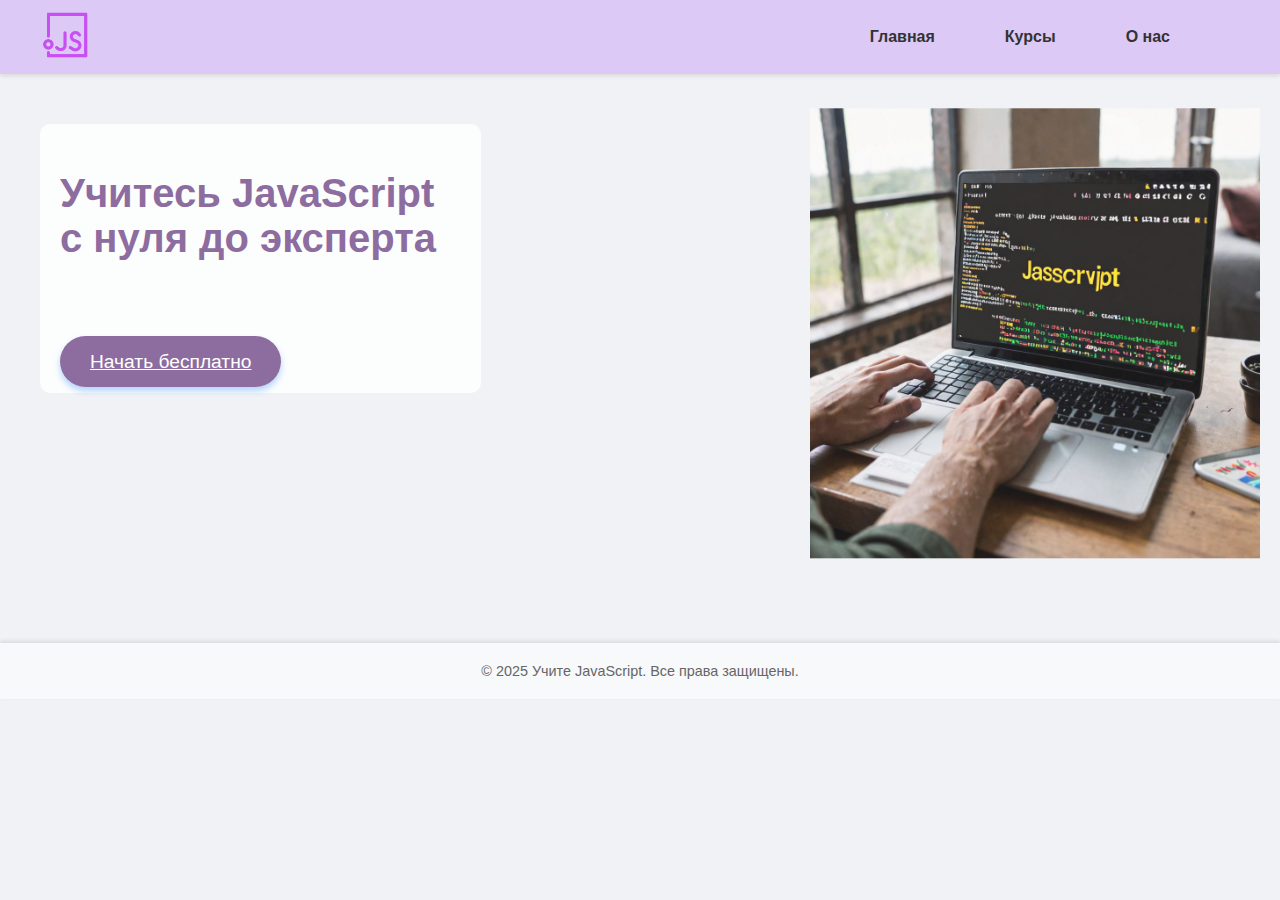
<file: index.html>
<!DOCTYPE html>
<html lang="ru">
<head>
    <meta charset="UTF-8">
    <meta name="viewport" content="width=device-width, initial-scale=1.0">
    <title>Учите JavaScript</title>
    <link rel="stylesheet" href="styles.css">
</head>
<body>
    <header>
        <div class="header-content">
            <div class="logo">
                <img src="logo.png" alt="Логотип">
            </div>
            <nav>
                <ul>
                    <li><a href="index.html">Главная</a></li>
                    <li><a href="1win.html">Курсы</a></li>
                    <li><a href="4win.html">О нас</a></li>
                </ul>
            </nav>
        </div>
    </header>

    <main>
        <div class="main-content">
            <div class="text-content">
                <h1>Учитесь JavaScript с нуля до эксперта</h1>
                <a href="1win.html" class="start-button">Начать бесплатно</a>
            </div>
            <div class="image-content">
                <img src="javascript.jpg" alt="JavaScript">
            </div>
        </div>
    </main>
    <footer>
        <div class="footer-content">
            <p>© 2025 Учите JavaScript. Все права защищены.</p>
        </div>
    </footer>
</body>
</html>
</file>
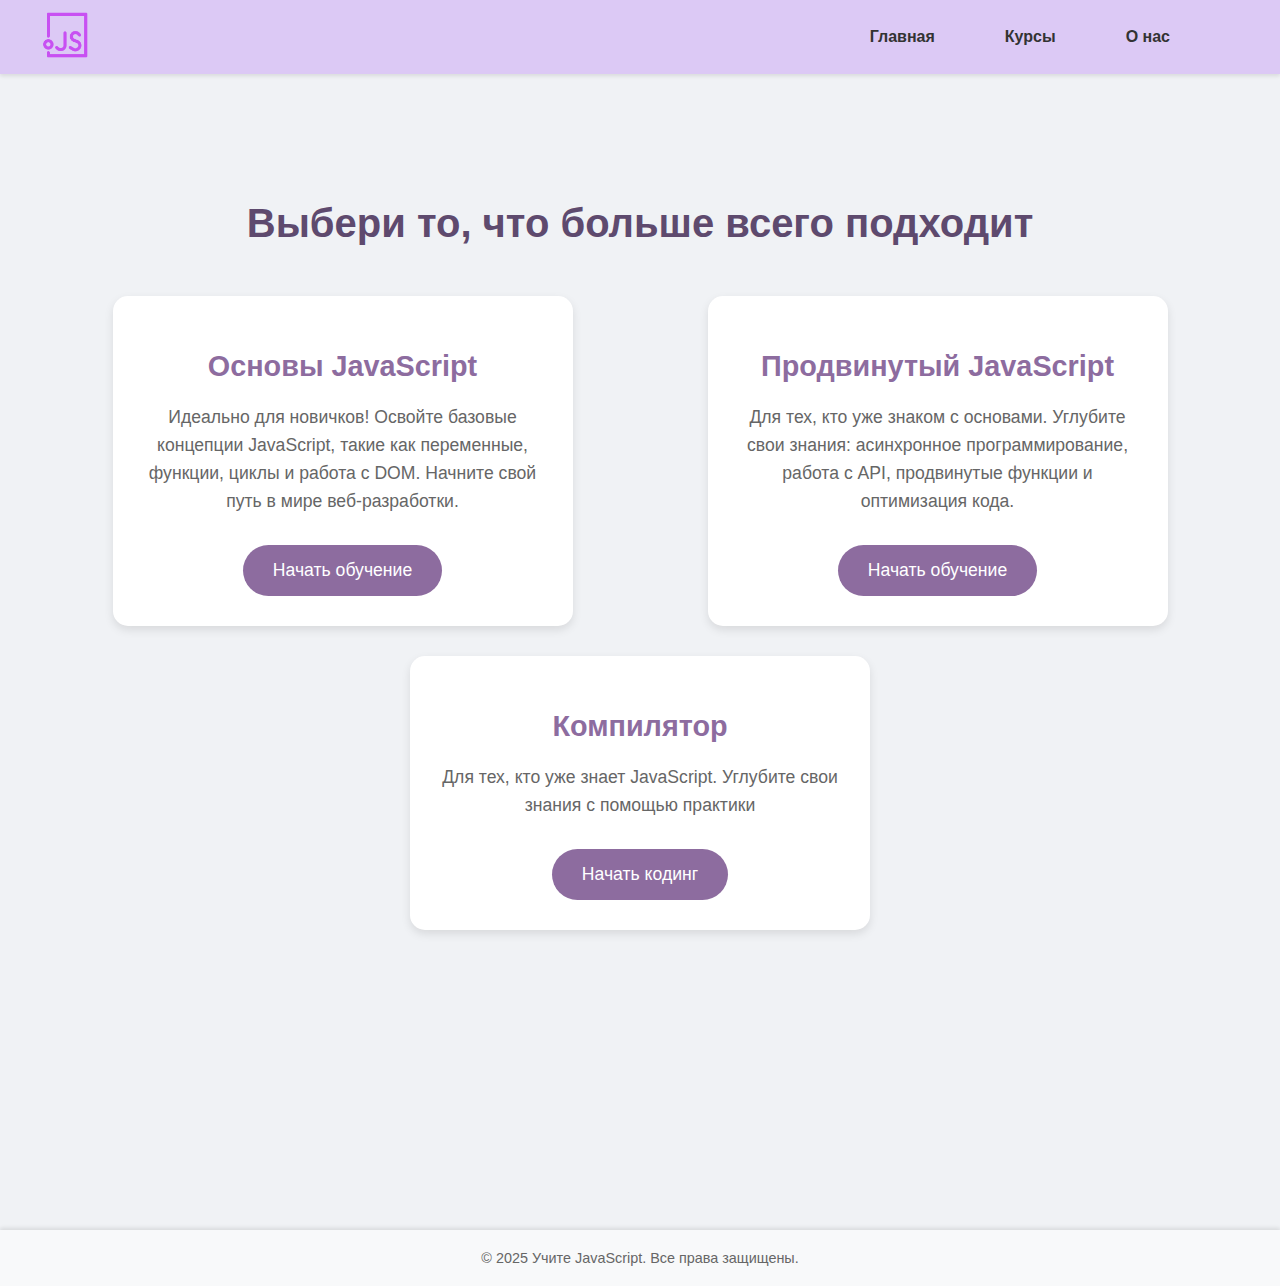
<file: 1win.html>
<!DOCTYPE html>
<html lang="ru">
<head>
    <meta charset="UTF-8">
    <meta name="viewport" content="width=device-width, initial-scale=1.0">
    <title>Курсы по JavaScript</title>
    <link rel="stylesheet" href="styles.css">
</head>
<body>
    <header>
        <div class="header-content">
            <div class="logo">
                <img src="logo.png" alt="Логотип">
            </div>
            <nav>
                <ul>
                    <li><a href="index.html">Главная</a></li>
                    <li><a href="1win.html">Курсы</a></li>
                    <li><a href="4win.html">О нас</a></li>
                </ul>
            </nav>
        </div>
    </header>

    <main>
        <div class="courses-content">
            <h1>Выбери то, что больше всего подходит</h1>
            <div class="course-cards">
                <div class="course-card">
                    <h2>Основы JavaScript</h2>
                    <p>Идеально для новичков! Освойте базовые концепции JavaScript, такие как переменные, функции, циклы и работа с DOM. Начните свой путь в мире веб-разработки.</p>
                    <a href="3win.html" class="course-button">Начать обучение</a>
                </div>

                <div class="course-card">
                    <h2>Продвинутый JavaScript</h2>
                    <p>Для тех, кто уже знаком с основами. Углубите свои знания: асинхронное программирование, работа с API, продвинутые функции и оптимизация кода.</p>
                    <a href="5win.html" class="course-button">Начать обучение</a>
                </div>
                <div class="course-card">
                    <h2>Компилятор</h2>
                    <p>Для тех, кто уже знает JavaScript. Углубите свои знания с помощью практики</p>
                    <a href="6win.html" class="course-button">Начать кодинг</a>
                </div>
            </div>
        </div>
    </main>

    <footer>
        <div class="footer-content">
            <p>© 2025 Учите JavaScript. Все права защищены.</p>
        </div>
    </footer>
</body>
</html>
</file>
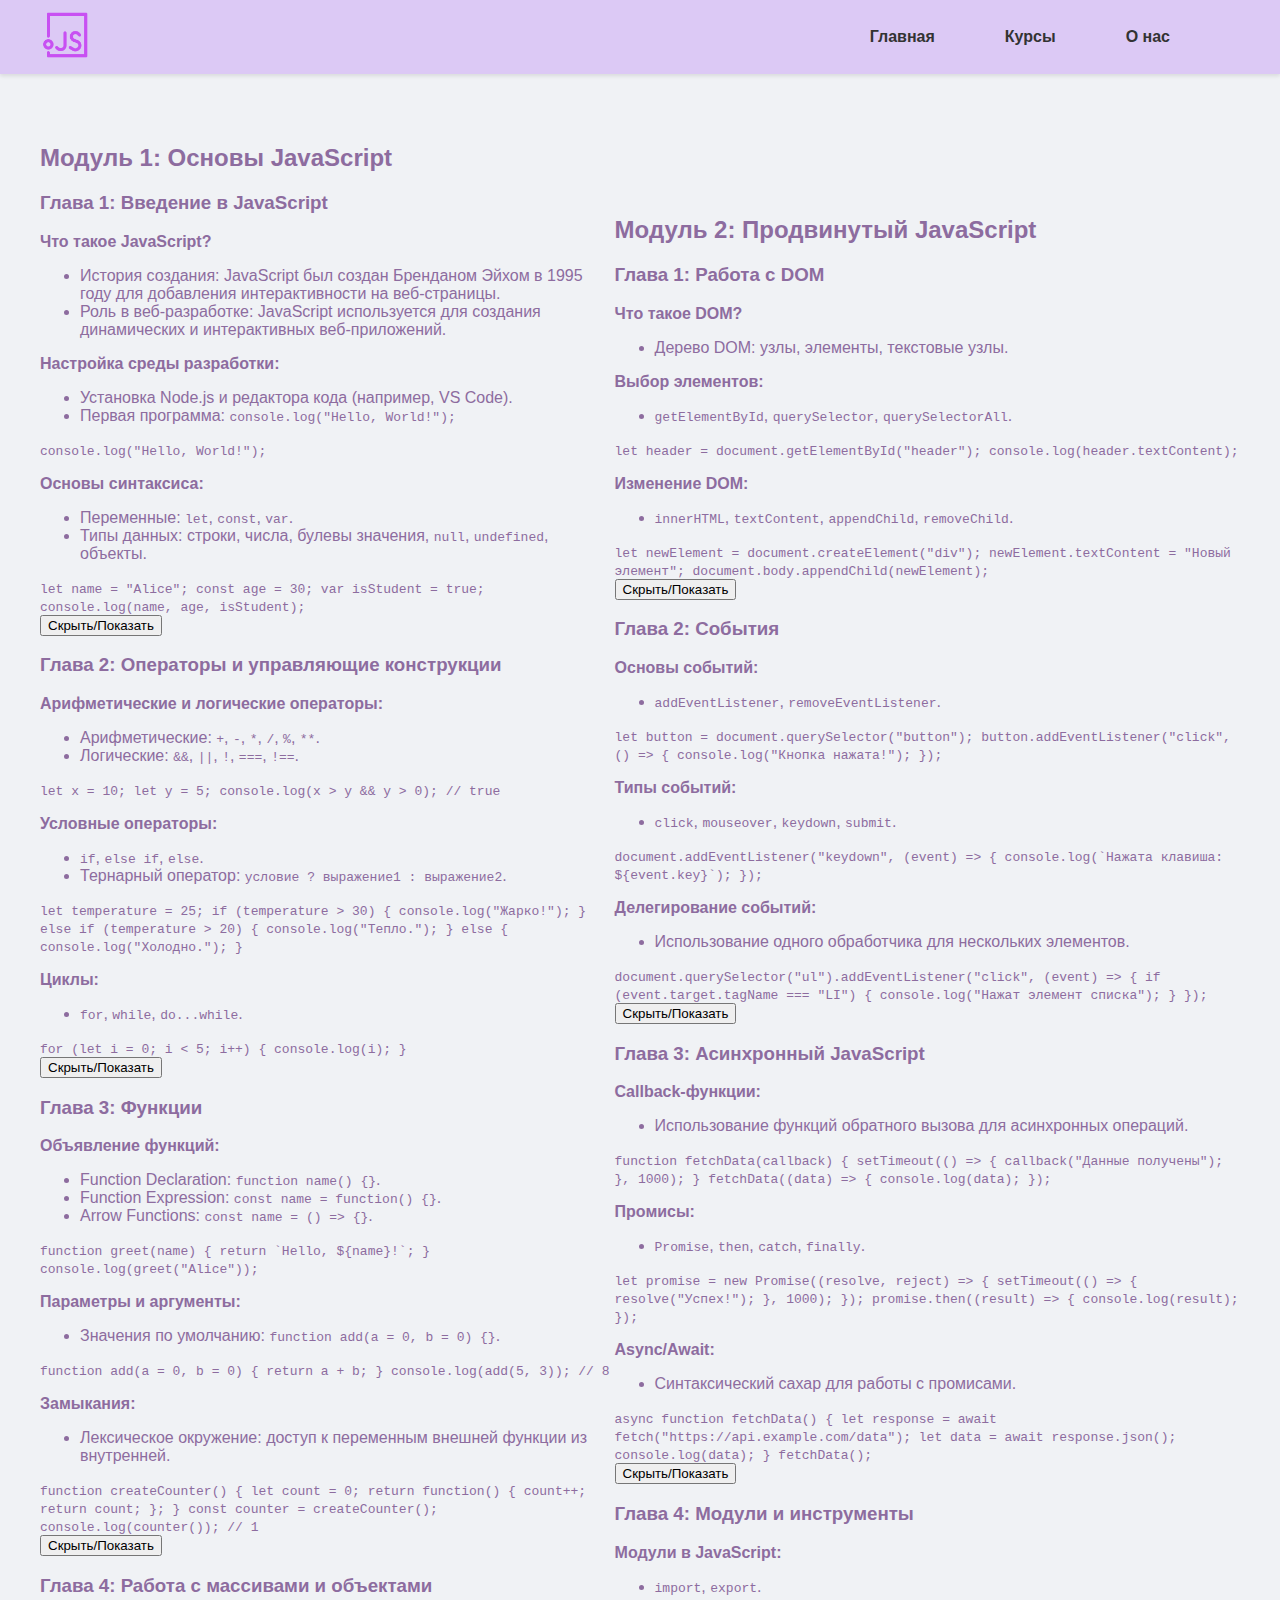
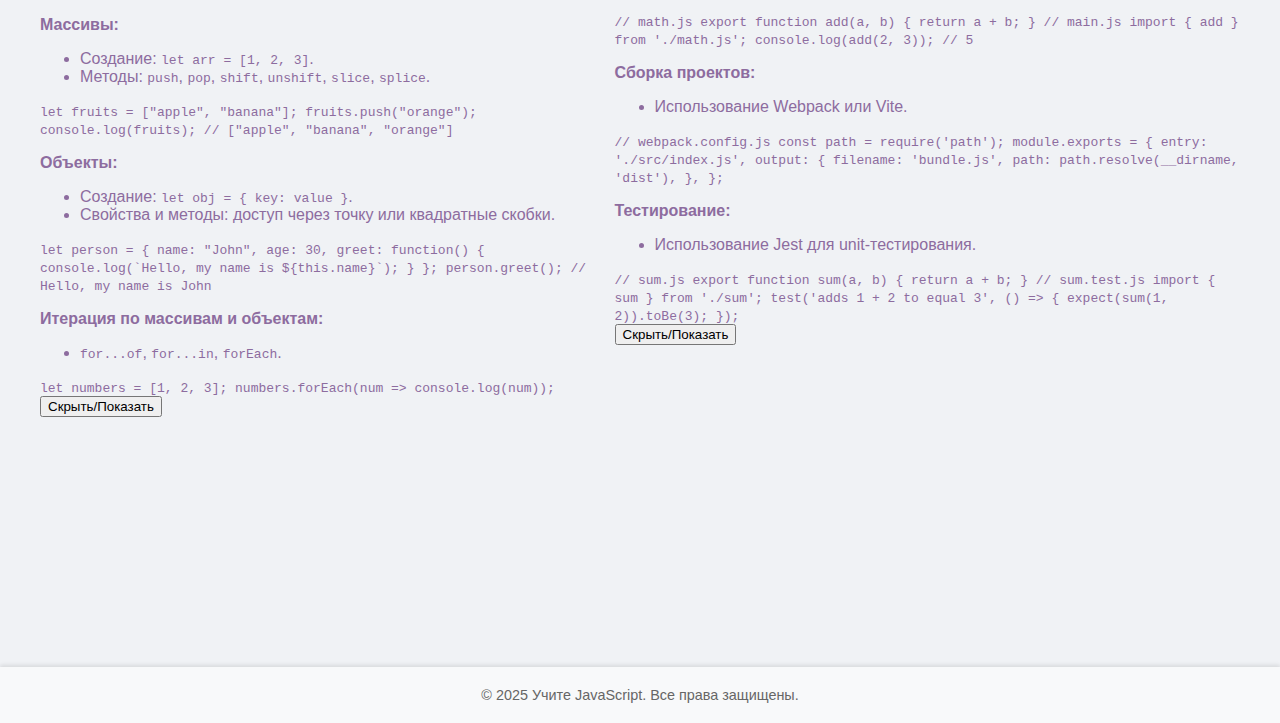
<file: 3win.html>
<!DOCTYPE html>
<html lang="ru">
<head>
    <meta charset="UTF-8">
    <meta name="viewport" content="width=device-width, initial-scale=1.0">
    <title>Курсы по JavaScript</title>
    <link rel="stylesheet" href="styles.css">
</head>
<body>
    <header>
        <div class="header-content">
            <div class="logo">
                <img src="logo.png" alt="Логотип">
            </div>
            <nav>
                <ul>
                    <li><a href="index.html">Главная</a></li>
                    <li><a href="1win.html">Курсы</a></li>
                    <li><a href="4win.html">О нас</a></li>
                </ul>
            </nav>
        </div>
    </header>

    <main>
        <div class="module">
            <h2>Модуль 1: Основы JavaScript</h2>
            <div class="chapter">
                <h3>Глава 1: Введение в JavaScript</h3>
                <p><strong>Что такое JavaScript?</strong></p>
                <ul>
                    <li>История создания: JavaScript был создан Бренданом Эйхом в 1995 году для добавления интерактивности на веб-страницы.</li>
                    <li>Роль в веб-разработке: JavaScript используется для создания динамических и интерактивных веб-приложений.</li>
                </ul>
                <p><strong>Настройка среды разработки:</strong></p>
                <ul>
                    <li>Установка Node.js и редактора кода (например, VS Code).</li>
                    <li>Первая программа: <code>console.log("Hello, World!");</code></li>
                </ul>
                <div class="code-block">
                    <code>console.log("Hello, World!");</code>
                </div>
                <p><strong>Основы синтаксиса:</strong></p>
                <ul>
                    <li>Переменные: <code>let</code>, <code>const</code>, <code>var</code>.</li>
                    <li>Типы данных: строки, числа, булевы значения, <code>null</code>, <code>undefined</code>, объекты.</li>
                </ul>
                <div class="code-block">
                    <code>
                        let name = "Alice";
                        const age = 30;
                        var isStudent = true;
                        console.log(name, age, isStudent);
                    </code>
                </div>
            </div>
            <div class="chapter">
                <h3>Глава 2: Операторы и управляющие конструкции</h3>
                <p><strong>Арифметические и логические операторы:</strong></p>
                <ul>
                    <li>Арифметические: <code>+</code>, <code>-</code>, <code>*</code>, <code>/</code>, <code>%</code>, <code>**</code>.</li>
                    <li>Логические: <code>&&</code>, <code>||</code>, <code>!</code>, <code>===</code>, <code>!==</code>.</li>
                </ul>
                <div class="code-block">
                    <code>
                        let x = 10;
                        let y = 5;
                        console.log(x > y && y > 0); // true
                    </code>
                </div>
                <p><strong>Условные операторы:</strong></p>
                <ul>
                    <li><code>if</code>, <code>else if</code>, <code>else</code>.</li>
                    <li>Тернарный оператор: <code>условие ? выражение1 : выражение2</code>.</li>
                </ul>
                <div class="code-block">
                    <code>
                        let temperature = 25;
                        if (temperature > 30) {
                        console.log("Жарко!");
                        } else if (temperature > 20) {
                        console.log("Тепло.");
                        } else {
                        console.log("Холодно.");
                        }
                    </code>
                </div>
                <p><strong>Циклы:</strong></p>
                <ul>
                    <li><code>for</code>, <code>while</code>, <code>do...while</code>.</li>
                </ul>
                <div class="code-block">
                    <code>
                        for (let i = 0; i < 5; i++) {
                        console.log(i);
                        }
                    </code>
                </div>
            </div>

            <!-- Глава 3: Функции -->
            <div class="chapter">
                <h3>Глава 3: Функции</h3>
                <p><strong>Объявление функций:</strong></p>
                <ul>
                    <li>Function Declaration: <code>function name() {}</code>.</li>
                    <li>Function Expression: <code>const name = function() {}</code>.</li>
                    <li>Arrow Functions: <code>const name = () => {}</code>.</li>
                </ul>
                <div class="code-block">
                    <code>
                        function greet(name) {
                        return `Hello, ${name}!`;
                        }
                        console.log(greet("Alice"));
                    </code>
                </div>
                <p><strong>Параметры и аргументы:</strong></p>
                <ul>
                    <li>Значения по умолчанию: <code>function add(a = 0, b = 0) {}</code>.</li>
                </ul>
                <div class="code-block">
                    <code>
                        function add(a = 0, b = 0) {
                        return a + b;
                        }
                        console.log(add(5, 3)); // 8
                    </code>
                </div>
                <p><strong>Замыкания:</strong></p>
                <ul>
                    <li>Лексическое окружение: доступ к переменным внешней функции из внутренней.</li>
                </ul>
                <div class="code-block">
                    <code>
                        function createCounter() {
                        let count = 0;
                        return function() {
                        count++;
                        return count;
                        };
                        }
                        const counter = createCounter();
                        console.log(counter()); // 1
                    </code>
                </div>
            </div>
            <div class="chapter">
                <h3>Глава 4: Работа с массивами и объектами</h3>
                <p><strong>Массивы:</strong></p>
                <ul>
                    <li>Создание: <code>let arr = [1, 2, 3]</code>.</li>
                    <li>Методы: <code>push</code>, <code>pop</code>, <code>shift</code>, <code>unshift</code>, <code>slice</code>, <code>splice</code>.</li>
                </ul>
                <div class="code-block">
                    <code>
                        let fruits = ["apple", "banana"];
                        fruits.push("orange");
                        console.log(fruits); // ["apple", "banana", "orange"]
                    </code>
                </div>
                <p><strong>Объекты:</strong></p>
                <ul>
                    <li>Создание: <code>let obj = { key: value }</code>.</li>
                    <li>Свойства и методы: доступ через точку или квадратные скобки.</li>
                </ul>
                <div class="code-block">
                    <code>
                        let person = {
                        name: "John",
                        age: 30,
                        greet: function() {
                        console.log(`Hello, my name is ${this.name}`);
                        }
                        };
                        person.greet(); // Hello, my name is John
                    </code>
                </div>
                <p><strong>Итерация по массивам и объектам:</strong></p>
                <ul>
                    <li><code>for...of</code>, <code>for...in</code>, <code>forEach</code>.</li>
                </ul>
                <div class="code-block">
                    <code>
                        let numbers = [1, 2, 3];
                        numbers.forEach(num => console.log(num));
                    </code>
                </div>
            </div>
        </div>
        <div class="module">
            <h2>Модуль 2: Продвинутый JavaScript</h2>
            <div class="chapter">
                <h3>Глава 1: Работа с DOM</h3>
                <p><strong>Что такое DOM?</strong></p>
                <ul>
                    <li>Дерево DOM: узлы, элементы, текстовые узлы.</li>
                </ul>
                <p><strong>Выбор элементов:</strong></p>
                <ul>
                    <li><code>getElementById</code>, <code>querySelector</code>, <code>querySelectorAll</code>.</li>
                </ul>
                <div class="code-block">
                    <code>
                        let header = document.getElementById("header");
                        console.log(header.textContent);
                    </code>
                </div>
                <p><strong>Изменение DOM:</strong></p>
                <ul>
                    <li><code>innerHTML</code>, <code>textContent</code>, <code>appendChild</code>, <code>removeChild</code>.</li>
                </ul>
                <div class="code-block">
                    <code>
                        let newElement = document.createElement("div");
                        newElement.textContent = "Новый элемент";
                        document.body.appendChild(newElement);
                    </code>
                </div>
            </div>
            <div class="chapter">
                <h3>Глава 2: События</h3>
                <p><strong>Основы событий:</strong></p>
                <ul>
                    <li><code>addEventListener</code>, <code>removeEventListener</code>.</li>
                </ul>
                <div class="code-block">
                    <code>
                        let button = document.querySelector("button");
                        button.addEventListener("click", () => {
                        console.log("Кнопка нажата!");
                        });
                    </code>
                </div>
                <p><strong>Типы событий:</strong></p>
                <ul>
                    <li><code>click</code>, <code>mouseover</code>, <code>keydown</code>, <code>submit</code>.</li>
                </ul>
                <div class="code-block">
                    <code>
                        document.addEventListener("keydown", (event) => {
                        console.log(`Нажата клавиша: ${event.key}`);
                        });
                    </code>
                </div>
                <p><strong>Делегирование событий:</strong></p>
                <ul>
                    <li>Использование одного обработчика для нескольких элементов.</li>
                </ul>
                <div class="code-block">
                    <code>
                        document.querySelector("ul").addEventListener("click", (event) => {
                        if (event.target.tagName === "LI") {
                        console.log("Нажат элемент списка");
                        }
                        });
                    </code>
                </div>
            </div>
            <div class="chapter">
                <h3>Глава 3: Асинхронный JavaScript</h3>
                <p><strong>Callback-функции:</strong></p>
                <ul>
                    <li>Использование функций обратного вызова для асинхронных операций.</li>
                </ul>
                <div class="code-block">
                    <code>
                        function fetchData(callback) {
                        setTimeout(() => {
                        callback("Данные получены");
                        }, 1000);
                        }
                        fetchData((data) => {
                        console.log(data);
                        });
                    </code>
                </div>
                <p><strong>Промисы:</strong></p>
                <ul>
                    <li><code>Promise</code>, <code>then</code>, <code>catch</code>, <code>finally</code>.</li>
                </ul>
                <div class="code-block">
                    <code>
                        let promise = new Promise((resolve, reject) => {
                        setTimeout(() => {
                        resolve("Успех!");
                        }, 1000);
                        });
                        promise.then((result) => {
                        console.log(result);
                        });
                    </code>
                </div>
                <p><strong>Async/Await:</strong></p>
                <ul>
                    <li>Синтаксический сахар для работы с промисами.</li>
                </ul>
                <div class="code-block">
                    <code>
                        async function fetchData() {
                        let response = await fetch("https://api.example.com/data");
                        let data = await response.json();
                        console.log(data);
                        }
                        fetchData();
                    </code>
                </div>
            </div>
            <div class="chapter">
                <h3>Глава 4: Модули и инструменты</h3>
                <p><strong>Модули в JavaScript:</strong></p>
                <ul>
                    <li><code>import</code>, <code>export</code>.</li>
                </ul>
                <div class="code-block">
                    <code>
                        // math.js
                        export function add(a, b) {
                        return a + b;
                        }

                        // main.js
                        import { add } from './math.js';
                        console.log(add(2, 3)); // 5
                    </code>
                </div>
                <p><strong>Сборка проектов:</strong></p>
                <ul>
                    <li>Использование Webpack или Vite.</li>
                </ul>
                <div class="code-block">
                    <code>
                        // webpack.config.js
                        const path = require('path');

                        module.exports = {
                        entry: './src/index.js',
                        output: {
                        filename: 'bundle.js',
                        path: path.resolve(__dirname, 'dist'),
                        },
                        };
                    </code>
                </div>
                <p><strong>Тестирование:</strong></p>
                <ul>
                    <li>Использование Jest для unit-тестирования.</li>
                </ul>
                <div class="code-block">
                    <code>
                        // sum.js
                        export function sum(a, b) {
                        return a + b;
                        }

                        // sum.test.js
                        import { sum } from './sum';
                        test('adds 1 + 2 to equal 3', () => {
                        expect(sum(1, 2)).toBe(3);
                        });
                    </code>
                </div>
            </div>
        </div>

        <script>
    const chapters = document.querySelectorAll('.chapter');
    chapters.forEach(chapter => {
        const button = document.createElement('button');
        button.textContent = 'Скрыть/Показать';
        button.classList.add('toggle-button');
        chapter.appendChild(button);

        button.addEventListener('click', () => {
            const content = chapter.querySelectorAll('p, ul, .code-block');
            content.forEach(item => {
                item.style.display = item.style.display === 'none' ? 'block' : 'none';
            });
        });
    });
        </script>
    </main>

    <footer>
        <div class="footer-content">
            <p>© 2025 Учите JavaScript. Все права защищены.</p>
        </div>
    </footer>
</body>
</html>
</file>
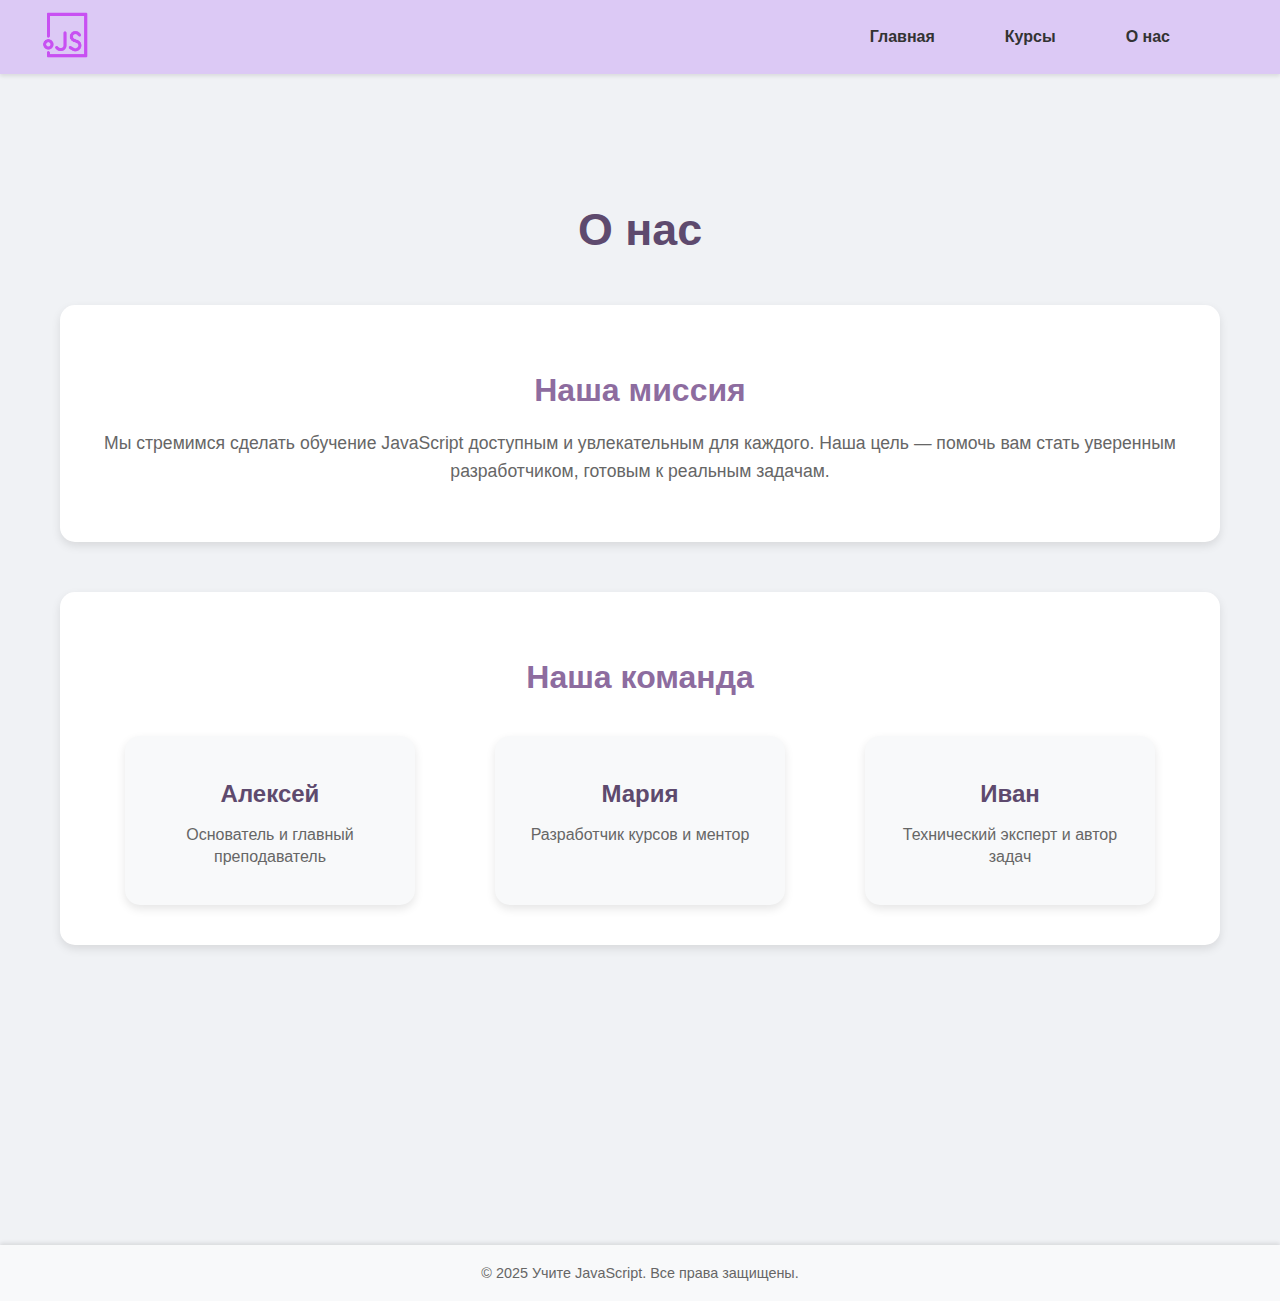
<file: 4win.html>
<!DOCTYPE html>
<html lang="ru">
<head>
    <meta charset="UTF-8">
    <meta name="viewport" content="width=device-width, initial-scale=1.0">
    <title>О нас</title>
    <link rel="stylesheet" href="styles.css">
</head>
<body>
    <header>
        <div class="header-content">
            <div class="logo">
                <img src="logo.png" alt="Логотип">
            </div>
            <nav>
                <ul>
                    <li><a href="index.html">Главная</a></li>
                    <li><a href="1win.html">Курсы</a></li>
                    <li><a href="4win.html">О нас</a></li>
                </ul>
            </nav>
        </div>
    </header>

    <main>
        <div class="about-content">
            <h1>О нас</h1>
            <div class="mission-section">
                <h2>Наша миссия</h2>
                <p>
                    Мы стремимся сделать обучение JavaScript доступным и увлекательным для каждого. 
                    Наша цель — помочь вам стать уверенным разработчиком, готовым к реальным задачам.
                </p>
            </div>

            <div class="team-section">
                <h2>Наша команда</h2>
                <div class="team-members">
                    <div class="team-member">
                        <h3>Алексей</h3>
                        <p>Основатель и главный преподаватель</p>
                    </div>

                    <div class="team-member">
                        <h3>Мария</h3>
                        <p>Разработчик курсов и ментор</p>
                    </div>

                    <div class="team-member">
                        <h3>Иван</h3>
                        <p>Технический эксперт и автор задач</p>
                    </div>
                </div>
            </div>
        </div>
    </main>

    <footer>
        <div class="footer-content">
            <p>© 2025 Учите JavaScript. Все права защищены.</p>
        </div>
    </footer>
</body>
</html>
</file>
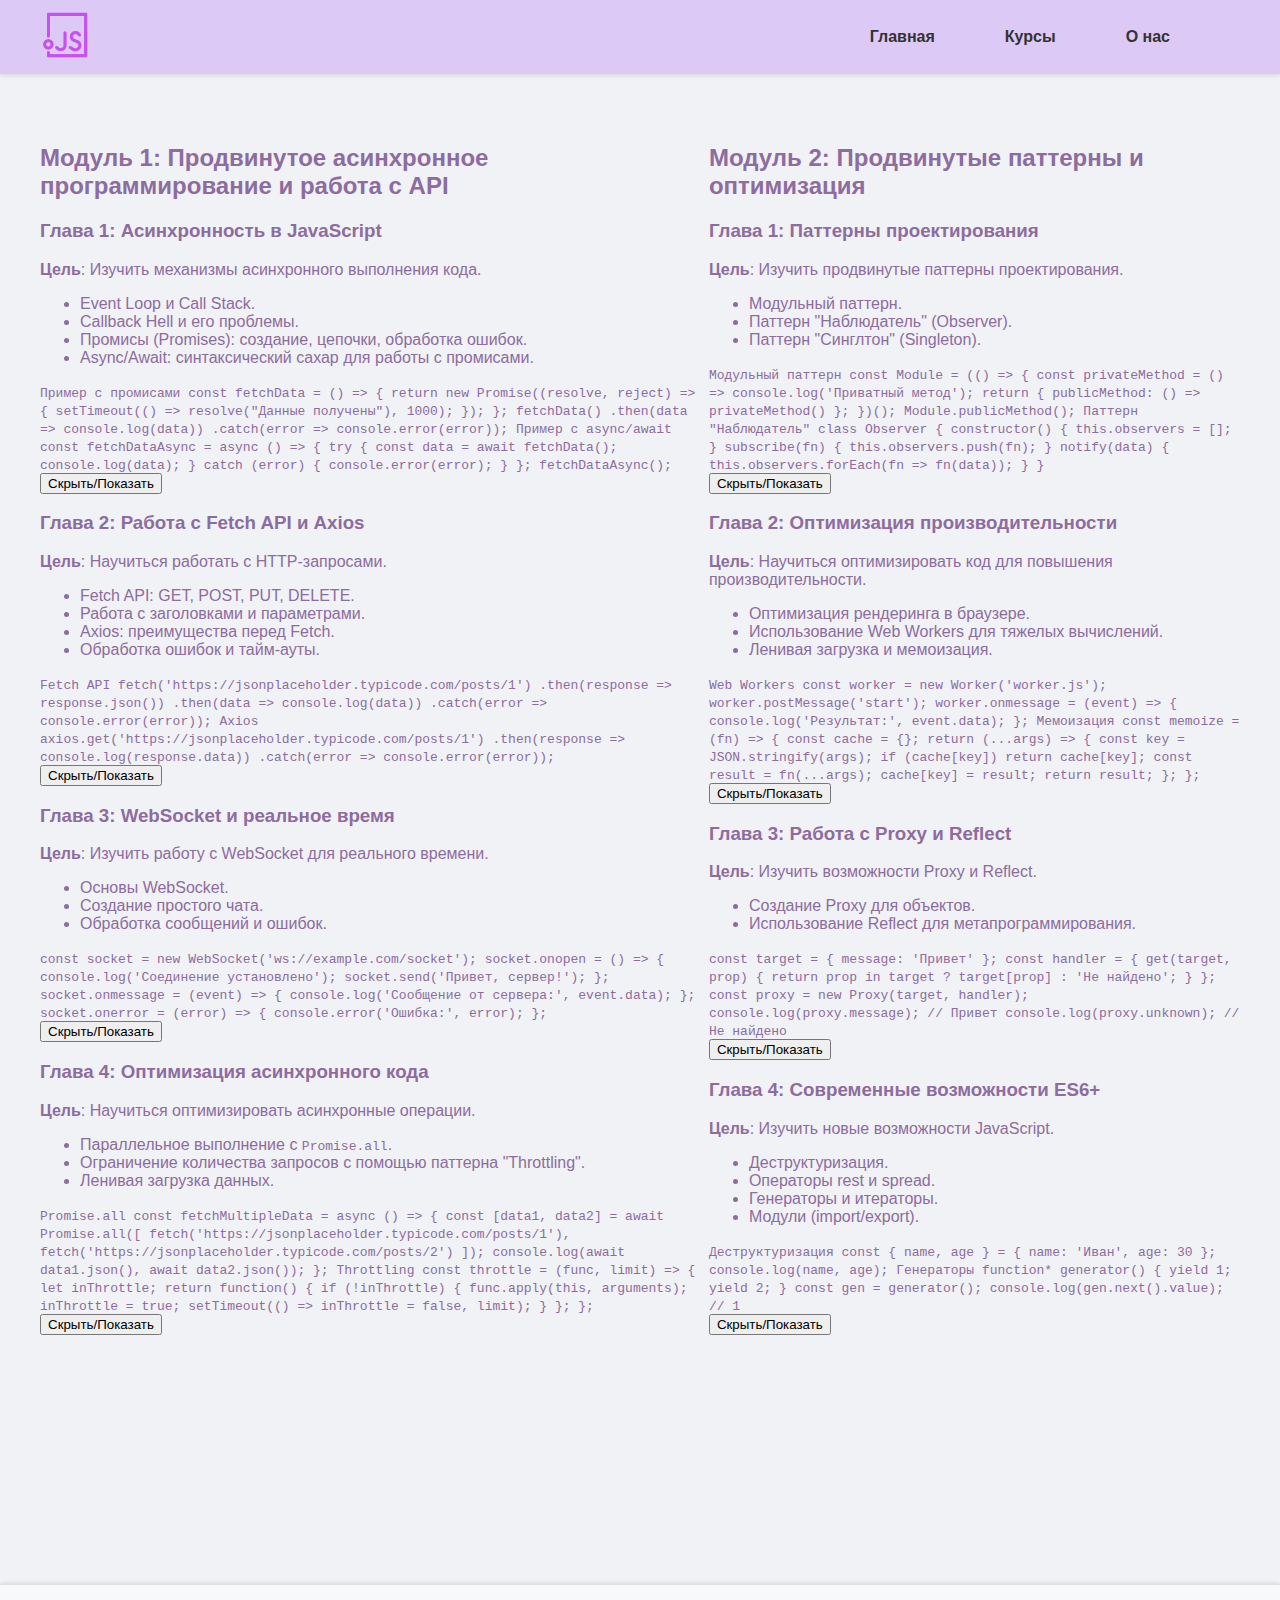
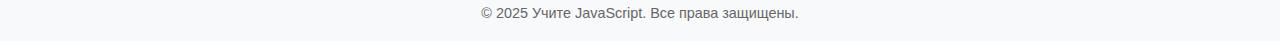
<file: 5win.html>
<!DOCTYPE html>
<html lang="ru">
<head>
    <meta charset="UTF-8">
    <meta name="viewport" content="width=device-width, initial-scale=1.0">
    <title>Курсы по JavaScript</title>
    <link rel="stylesheet" href="styles.css">
</head>
<body>
    <header>
        <div class="header-content">
            <div class="logo">
                <img src="logo.png" alt="Логотип">
            </div>
            <nav>
                <ul>
                    <li><a href="index.html">Главная</a></li>
                    <li><a href="1win.html">Курсы</a></li>
                    <li><a href="4win.html">О нас</a></li>
                </ul>
            </nav>
        </div>
    </header>

    <main>
        <div class="module">
            <h2>Модуль 1: Продвинутое асинхронное программирование и работа с API</h2>
            <div class="chapter">
                <h3>Глава 1: Асинхронность в JavaScript</h3>
                <p><strong>Цель</strong>: Изучить механизмы асинхронного выполнения кода.</p>
                <ul>
                    <li>Event Loop и Call Stack.</li>
                    <li>Callback Hell и его проблемы.</li>
                    <li>Промисы (Promises): создание, цепочки, обработка ошибок.</li>
                    <li>Async/Await: синтаксический сахар для работы с промисами.</li>
                </ul>
                <div class="code-block">
                    <code>
                        Пример с промисами
                        const fetchData = () => {
                        return new Promise((resolve, reject) => {
                        setTimeout(() => resolve("Данные получены"), 1000);
                        });
                        };

                        fetchData()
                        .then(data => console.log(data))
                        .catch(error => console.error(error));

                        Пример с async/await
                        const fetchDataAsync = async () => {
                        try {
                        const data = await fetchData();
                        console.log(data);
                        } catch (error) {
                        console.error(error);
                        }
                        };
                        fetchDataAsync();
                    </code>
                </div>
            </div>
            <div class="chapter">
                <h3>Глава 2: Работа с Fetch API и Axios</h3>
                <p><strong>Цель</strong>: Научиться работать с HTTP-запросами.</p>
                <ul>
                    <li>Fetch API: GET, POST, PUT, DELETE.</li>
                    <li>Работа с заголовками и параметрами.</li>
                    <li>Axios: преимущества перед Fetch.</li>
                    <li>Обработка ошибок и тайм-ауты.</li>
                </ul>
                <div class="code-block">
                    <code>
                        Fetch API
                        fetch('https://jsonplaceholder.typicode.com/posts/1')
                        .then(response => response.json())
                        .then(data => console.log(data))
                        .catch(error => console.error(error));

                        Axios
                        axios.get('https://jsonplaceholder.typicode.com/posts/1')
                        .then(response => console.log(response.data))
                        .catch(error => console.error(error));
                    </code>
                </div>
            </div>
            <div class="chapter">
                <h3>Глава 3: WebSocket и реальное время</h3>
                <p><strong>Цель</strong>: Изучить работу с WebSocket для реального времени.</p>
                <ul>
                    <li>Основы WebSocket.</li>
                    <li>Создание простого чата.</li>
                    <li>Обработка сообщений и ошибок.</li>
                </ul>
                <div class="code-block">
                    <code>
                        const socket = new WebSocket('ws://example.com/socket');

                        socket.onopen = () => {
                        console.log('Соединение установлено');
                        socket.send('Привет, сервер!');
                        };

                        socket.onmessage = (event) => {
                        console.log('Сообщение от сервера:', event.data);
                        };

                        socket.onerror = (error) => {
                        console.error('Ошибка:', error);
                        };
                    </code>
                </div>
            </div>
            <div class="chapter">
                <h3>Глава 4: Оптимизация асинхронного кода</h3>
                <p><strong>Цель</strong>: Научиться оптимизировать асинхронные операции.</p>
                <ul>
                    <li>Параллельное выполнение с <code>Promise.all</code>.</li>
                    <li>Ограничение количества запросов с помощью паттерна "Throttling".</li>
                    <li>Ленивая загрузка данных.</li>
                </ul>
                <div class="code-block">
                    <code>
                        Promise.all
                        const fetchMultipleData = async () => {
                        const [data1, data2] = await Promise.all([
                        fetch('https://jsonplaceholder.typicode.com/posts/1'),
                        fetch('https://jsonplaceholder.typicode.com/posts/2')
                        ]);
                        console.log(await data1.json(), await data2.json());
                        };

                        Throttling
                        const throttle = (func, limit) => {
                        let inThrottle;
                        return function() {
                        if (!inThrottle) {
                        func.apply(this, arguments);
                        inThrottle = true;
                        setTimeout(() => inThrottle = false, limit);
                        }
                        };
                        };
                    </code>
                </div>
            </div>
        </div>
        <div class="module">
            <h2>Модуль 2: Продвинутые паттерны и оптимизация</h2>
            <div class="chapter">
                <h3>Глава 1: Паттерны проектирования</h3>
                <p><strong>Цель</strong>: Изучить продвинутые паттерны проектирования.</p>
                <ul>
                    <li>Модульный паттерн.</li>
                    <li>Паттерн "Наблюдатель" (Observer).</li>
                    <li>Паттерн "Синглтон" (Singleton).</li>
                </ul>
                <div class="code-block">
                    <code>
                        Модульный паттерн
                        const Module = (() => {
                        const privateMethod = () => console.log('Приватный метод');
                        return {
                        publicMethod: () => privateMethod()
                        };
                        })();

                        Module.publicMethod();

                        Паттерн "Наблюдатель"
                        class Observer {
                        constructor() {
                        this.observers = [];
                        }
                        subscribe(fn) {
                        this.observers.push(fn);
                        }
                        notify(data) {
                        this.observers.forEach(fn => fn(data));
                        }
                        }
                    </code>
                </div>
            </div>
            <div class="chapter">
                <h3>Глава 2: Оптимизация производительности</h3>
                <p><strong>Цель</strong>: Научиться оптимизировать код для повышения производительности.</p>
                <ul>
                    <li>Оптимизация рендеринга в браузере.</li>
                    <li>Использование Web Workers для тяжелых вычислений.</li>
                    <li>Ленивая загрузка и мемоизация.</li>
                </ul>
                <div class="code-block">
                    <code>
                        Web Workers
                        const worker = new Worker('worker.js');
                        worker.postMessage('start');
                        worker.onmessage = (event) => {
                        console.log('Результат:', event.data);
                        };

                        Мемоизация
                        const memoize = (fn) => {
                        const cache = {};
                        return (...args) => {
                        const key = JSON.stringify(args);
                        if (cache[key]) return cache[key];
                        const result = fn(...args);
                        cache[key] = result;
                        return result;
                        };
                        };
                    </code>
                </div>
            </div>
            <div class="chapter">
                <h3>Глава 3: Работа с Proxy и Reflect</h3>
                <p><strong>Цель</strong>: Изучить возможности Proxy и Reflect.</p>
                <ul>
                    <li>Создание Proxy для объектов.</li>
                    <li>Использование Reflect для метапрограммирования.</li>
                </ul>
                <div class="code-block">
                    <code>
                        const target = { message: 'Привет' };
                        const handler = {
                        get(target, prop) {
                        return prop in target ? target[prop] : 'Не найдено';
                        }
                        };
                        const proxy = new Proxy(target, handler);
                        console.log(proxy.message); // Привет
                        console.log(proxy.unknown); // Не найдено
                    </code>
                </div>
            </div>
            <div class="chapter">
                <h3>Глава 4: Современные возможности ES6+</h3>
                <p><strong>Цель</strong>: Изучить новые возможности JavaScript.</p>
                <ul>
                    <li>Деструктуризация.</li>
                    <li>Операторы rest и spread.</li>
                    <li>Генераторы и итераторы.</li>
                    <li>Модули (import/export).</li>
                </ul>
                <div class="code-block">
                    <code>
                        Деструктуризация
                        const { name, age } = { name: 'Иван', age: 30 };
                        console.log(name, age);

                        Генераторы
                        function* generator() {
                        yield 1;
                        yield 2;
                        }
                        const gen = generator();
                        console.log(gen.next().value); // 1
                    </code>
                </div>
            </div>
        </div>

        <script>
            const chapters = document.querySelectorAll('.chapter');
            chapters.forEach(chapter => {
                const button = document.createElement('button');
                button.textContent = 'Скрыть/Показать';
                button.classList.add('toggle-button');
                chapter.appendChild(button);

                button.addEventListener('click', () => {
                    const content = chapter.querySelectorAll('p, ul, .code-block');
                    content.forEach(item => {
                        item.style.display = item.style.display === 'none' ? 'block' : 'none';
                    });
                });
            });
        </script>
    </main>

    <footer>
        <div class="footer-content">
            <p>© 2025 Учите JavaScript. Все права защищены.</p>
        </div>
    </footer>
</body>
</html>
</file>
<file: styles.css>
body {
    margin: 0;
    font-family: Arial, sans-serif;
    color: #8D6C9F;
    background-color: #f0f2f5;
    min-height: 100vh
}

/* Шапка */
header {
    background-color: #dcc9f5;
    padding: 10px 20px;
    box-shadow: 0 2px 4px rgba(0, 0, 0, 0.1);
}

.header-content {
    display: flex;
    justify-content: space-between;
    align-items: center;
    max-width: 1200px;
    margin: 0 auto;
}

.logo img {
    height: 50px;
}

nav{
    margin-left: auto;
    margin-right: 70px;
}
nav ul {
    list-style: none;
    margin: 0;
    padding: 0;
    display: flex;
}

nav ul li {
    margin-left: 70px;
}

nav ul li a {
    text-decoration: none;
    color: #333;
    font-weight: bold;
}

nav ul li a:hover {
    color: #007bff;
}

/* Основной контент */
main {
    display: flex;
    justify-content: space-between;
    align-items: center;
    max-width: 1200px;
    margin: 50px auto;
    padding: 0 20px;
    position: relative;
    flex: 1;
    padding-bottom: 200px;
}

.text-content {
    max-width: 50%;
    z-index: 2;
    background-color: rgba(255, 255, 255, 0.8);
    padding: 20px;
    border-radius: 10px;
}

.text-content h1 {
    font-size: 2.5em;
    margin-bottom: 90px;
}

.start-button {
    background-color: #8D6C9F;
    color: white;
    border: none;
    padding: 15px 30px;
    font-size: 1.2em;
    cursor: pointer;
    border-radius: 30px;
    box-shadow: 0 4px 6px rgba(0, 123, 255, 0.3);
    transition: all 0.3s ease;
}

.start-button:hover {
    background-color: #8D6C9F;
}

.image-content {
    position: absolute;
    right: 0;
    top: 50%;
    transform: translateY(-55%);
    z-index: 1;
    opacity: 0.9;
}

.image-content img {
    max-width: 100%;
    height: auto;
    max-height: 450px;
}

footer {
    background-color: #f8f9fa;
    padding: 20px;
    text-align: center;
    box-shadow: 0 -2px 4px rgba(0, 0, 0, 0.1);
    margin-top: auto;
}

footer p {
    margin: 0;
    font-size: 0.9em;
    color: #666;
}

.courses-content {
    max-width: 1200px;
    margin: 50px auto;
    padding: 0 20px;
    text-align: center;
}

.courses-content h1 {
    font-size: 2.5em;
    color: #5E4A6E;
    margin-bottom: 50px;
}

.course-cards {
    display: flex;
    justify-content: space-around;
    gap: 30px;
    flex-wrap: wrap;
}

.course-card {
    background-color: #fff;
    border-radius: 15px;
    padding: 30px;
    box-shadow: 0 4px 10px rgba(0, 0, 0, 0.1);
    width: 45%;
    max-width: 400px;
    transition: transform 0.3s ease, box-shadow 0.3s ease;
}

.course-card:hover {
    transform: translateY(-10px);
    box-shadow: 0 8px 20px rgba(0, 0, 0, 0.2);
}

.course-card h2 {
    font-size: 1.8em;
    color: #8D6C9F;
    margin-bottom: 20px;
}

.course-card p {
    font-size: 1.1em;
    color: #666;
    line-height: 1.6;
    margin-bottom: 30px;
}

.course-button {
    display: inline-block;
    background-color: #8D6C9F;
    color: white;
    border: none;
    padding: 15px 30px;
    font-size: 1.1em;
    cursor: pointer;
    border-radius: 30px;
    text-decoration: none;
    transition: background-color 0.3s ease, transform 0.3s ease;
}

.course-button:hover {
    background-color: #7A5A8B;
    transform: translateY(-3px);
}

.course-button:active {
    transform: translateY(0);
}

.about-content {
    max-width: 1200px;
    margin: 50px auto;
    padding: 0 20px;
    text-align: center;
}

.about-content h1 {
    font-size: 2.8em;
    color: #5E4A6E;
    margin-bottom: 50px;
}

.mission-section {
    background-color: #fff;
    border-radius: 15px;
    padding: 40px;
    box-shadow: 0 4px 10px rgba(0, 0, 0, 0.1);
    margin-bottom: 50px;
}

.mission-section h2 {
    font-size: 2em;
    color: #8D6C9F;
    margin-bottom: 20px;
}

.mission-section p {
    font-size: 1.1em;
    color: #666;
    line-height: 1.6;
}

.team-section {
    background-color: #fff;
    border-radius: 15px;
    padding: 40px;
    box-shadow: 0 4px 10px rgba(0, 0, 0, 0.1);
}

.team-section h2 {
    font-size: 2em;
    color: #8D6C9F;
    margin-bottom: 40px;
}

.team-members {
    display: flex;
    justify-content: space-around;
    gap: 30px;
    flex-wrap: wrap;
}

.team-member {
    background-color: #f8f9fa;
    border-radius: 15px;
    padding: 20px;
    box-shadow: 0 4px 10px rgba(0, 0, 0, 0.1);
    width: 250px;
    transition: transform 0.3s ease, box-shadow 0.3s ease;
}

.team-member:hover {
    transform: translateY(-10px);
    box-shadow: 0 8px 20px rgba(0, 0, 0, 0.2);
}

.team-member img {
    width: 100px;
    height: 100px;
    border-radius: 50%;
    margin-bottom: 20px;
    object-fit: cover;
}

.team-member h3 {
    font-size: 1.5em;
    color: #5E4A6E;
    margin-bottom: 10px;
}

.team-member p {
    font-size: 1em;
    color: #666;
    line-height: 1.4;
}
</file>
